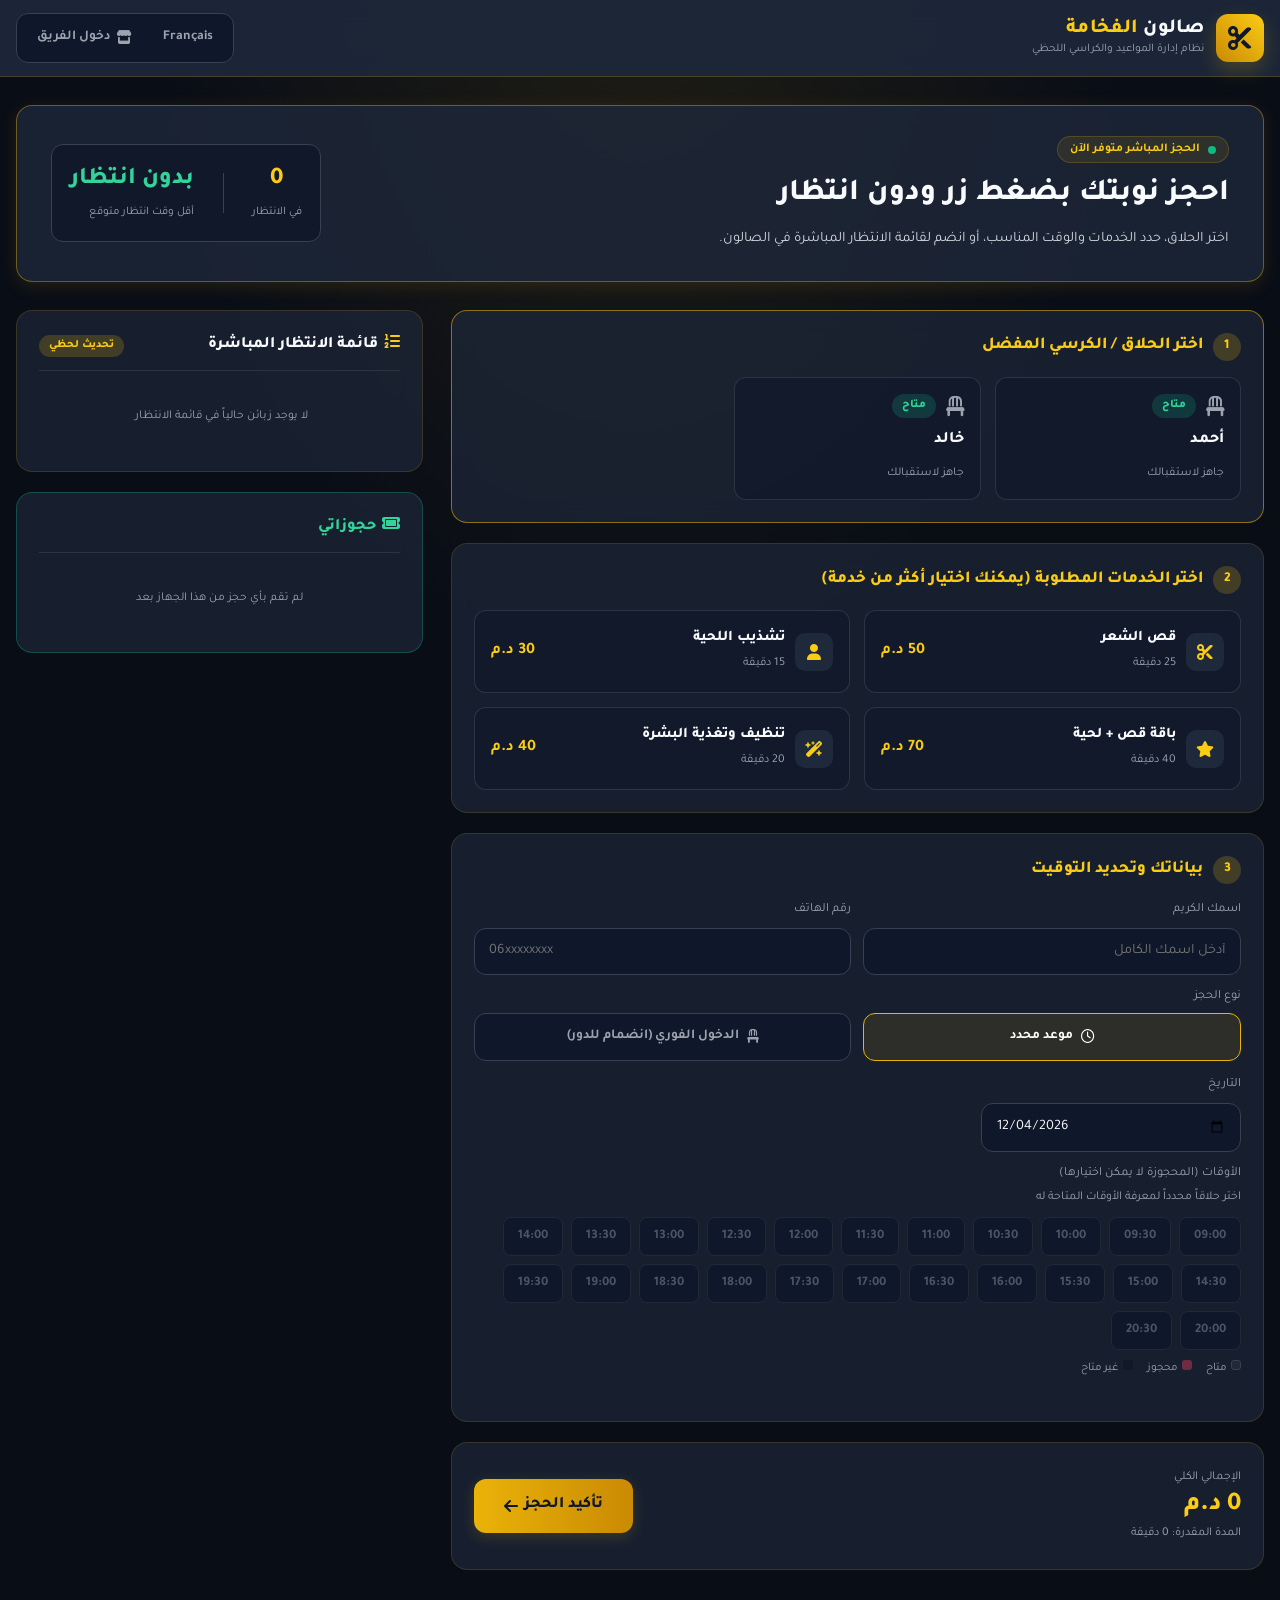
<file: index.html>
<!DOCTYPE html>
<html lang="ar" dir="rtl">
<head>
  <meta charset="UTF-8">
  <meta name="viewport" content="width=device-width, initial-scale=1">
  <title>صالون الفخامة — حجز المواعيد</title>
  <link rel="preconnect" href="https://fonts.googleapis.com">
  <link href="https://fonts.googleapis.com/css2?family=Tajawal:wght@400;500;700;800&display=swap" rel="stylesheet">
  <link rel="stylesheet" href="https://cdnjs.cloudflare.com/ajax/libs/font-awesome/6.4.0/css/all.min.css">
  <link rel="stylesheet" href="style.css">
</head>
<body>
  <header class="topbar">
    <div class="container bar">
      <a class="logo" href="index.html">
        <div class="logo-box"><i class="fa-solid fa-scissors"></i></div>
        <div class="brand"><h1 id="brandName"></h1><p data-i18n="tagline"></p></div>
      </a>
      <div class="pills">
        <button class="pill" id="langBtn" type="button"></button>
        <a class="pill" href="login.html"><i class="fa-solid fa-store"></i> <span data-i18n="staffLogin"></span></a>
      </div>
    </div>
  </header>

  <main class="container main">
    <!-- لافتة + عدادات الانتظار المباشرة -->
    <section class="glass-gold banner fade">
      <div class="txt">
        <div class="live-badge"><span class="dot"></span><span data-i18n="liveNow"></span></div>
        <h2 data-i18n="heroTitle"></h2>
        <p data-i18n="heroSub"></p>
      </div>
      <div class="counter">
        <div><b class="gold" id="waitCount">0</b><span data-i18n="inQueue"></span></div>
        <div class="sep"></div>
        <div><b id="estWait" style="color:#34d399">—</b><span data-i18n="expWait"></span></div>
      </div>
    </section>

    <div class="layout">
      <div class="stack">
        <!-- كل خيارات الحجز ظاهرة من البداية -->
        <div id="bookingFlow" class="stack">
          <section class="glass-card step" id="step1">
            <div class="step-head"><span class="step-num">1</span><span data-i18n="step1"></span></div>
            <div class="grid" id="barbers"></div>
          </section>

          <section class="glass-card step" id="step2">
            <div class="step-head"><span class="step-num">2</span><span data-i18n="step2"></span></div>
            <div class="grid svc" id="services"></div>
          </section>

          <form class="glass-card step" id="bookForm" novalidate>
            <div class="step-head"><span class="step-num">3</span><span data-i18n="step3"></span></div>
            <div class="form-grid">
              <div class="field"><label for="custName" data-i18n="fullName"></label>
                <input id="custName" maxlength="60" autocomplete="name" data-i18n-ph="namePh"></div>
              <div class="field"><label for="custPhone" data-i18n="phone"></label>
                <input id="custPhone" type="tel" maxlength="20" autocomplete="tel" inputmode="tel" dir="ltr" data-i18n-ph="phonePh"></div>
            </div>

            <label data-i18n="bookingKind"></label>
            <div class="kinds">
              <button type="button" class="kind on" id="kindScheduled"><i class="fa-regular fa-clock"></i> <span data-i18n="kindScheduled"></span></button>
              <button type="button" class="kind" id="kindWalkin"><i class="fa-solid fa-chair"></i> <span data-i18n="kindWalkin"></span></button>
            </div>

            <div id="scheduledBox">
              <div class="field" style="max-width:260px"><label for="date" data-i18n="date"></label><input type="date" id="date"></div>
              <label data-i18n="timesTitle"></label>
              <p class="muted xs hidden" id="pickHint" data-i18n="pickBarberFirst"></p>
              <div class="slots" id="slots"></div>
              <div class="legend">
                <span><i style="background:#1f2937;border:1px solid #374151"></i><span data-i18n="legendFree"></span></span>
                <span><i style="background:rgba(244,63,94,.4)"></i><span data-i18n="legendBooked"></span></span>
                <span><i style="background:#111827"></i><span data-i18n="legendPast"></span></span>
              </div>
            </div>

            <div id="walkinBox" class="hidden">
              <div class="info"><p data-i18n="walkinInfo"></p>
                <p style="margin-top:6px"><span data-i18n="walkinWait"></span>: <b class="gold" id="walkinWait">—</b></p></div>
            </div>
            <div class="err" id="formErr" role="alert"></div>
          </form>

          <section class="glass-card sumbar">
            <div>
              <span class="muted xs" data-i18n="total"></span>
              <div class="price" id="totalPrice">0</div>
              <span class="muted xs"><span data-i18n="estDuration"></span>: <span id="totalTime">0</span></span>
            </div>
            <button class="btn lg" type="submit" form="bookForm" id="submitBtn"></button>
          </section>
        </div>

        <!-- تأكيد الحجز + اقتراح واتساب (بعد اكتمال الحجز في الموقع) -->
        <section id="secDone" class="glass-gold center hidden fade">
          <h2 id="doneTitle" style="font-size:1.4rem;font-weight:800"></h2>
          <p class="muted" data-i18n="doneSub"></p>
          <div class="summary" id="doneSummary"></div>
          <div class="wa-box">
            <b data-i18n="waSuggestTitle"></b>
            <span class="muted xs" data-i18n="waSuggestSub"></span>
            <a id="waBtn" class="btn wa block" target="_blank" rel="noopener"><i class="fa-brands fa-whatsapp"></i> <span data-i18n="sendWhatsapp"></span></a>
          </div>
          <button id="newBtn" type="button" class="btn ghost block" style="margin-top:14px" data-i18n="newBooking"></button>
        </section>
      </div>

      <aside class="stack">
        <section class="glass-card">
          <div class="side-title"><span><i class="fa-solid fa-list-ol"></i><span data-i18n="queueBoard"></span></span><span class="tag" data-i18n="liveUpdate"></span></div>
          <div class="scroll" id="queueBoard"></div>
        </section>
        <section class="glass-card" style="border-color:rgba(16,185,129,.3)">
          <div class="side-title" style="color:#34d399"><span><i class="fa-solid fa-ticket" style="color:#34d399"></i><span data-i18n="myBookings"></span></span></div>
          <div id="myBookings"></div>
        </section>
      </aside>
    </div>
  </main>

  <script src="app.js"></script>
  <script src="customer.js"></script>
</body>
</html>
</file>
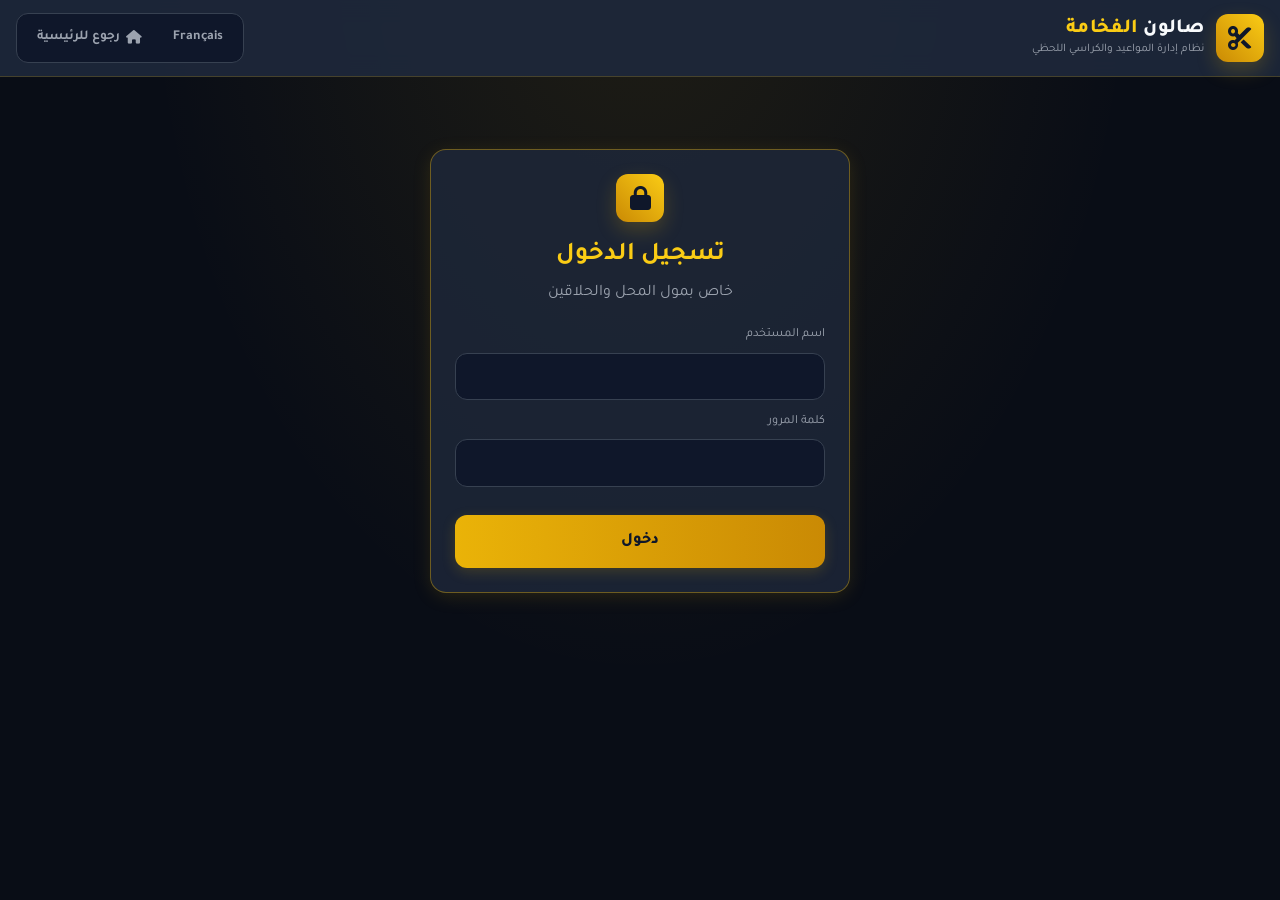
<file: barber-dashboard.html>
<!DOCTYPE html>
<html lang="ar" dir="rtl">
<head>
  <meta charset="UTF-8">
  <meta name="viewport" content="width=device-width, initial-scale=1">
  <title>لوحة الحلاق — صالون الفخامة</title>
  <link rel="preconnect" href="https://fonts.googleapis.com">
  <link href="https://fonts.googleapis.com/css2?family=Tajawal:wght@400;500;700;800&display=swap" rel="stylesheet">
  <link rel="stylesheet" href="https://cdnjs.cloudflare.com/ajax/libs/font-awesome/6.4.0/css/all.min.css">
  <link rel="stylesheet" href="style.css">
</head>
<body>
  <header class="topbar">
    <div class="container bar">
      <a class="logo" href="index.html">
        <div class="logo-box"><i class="fa-solid fa-scissors"></i></div>
        <div class="brand"><h1 id="brandName"></h1><p data-i18n="barberTitle"></p></div>
      </a>
      <div class="pills">
        <span class="who" id="who"></span>
        <button class="pill" id="langBtn" type="button"></button>
        <button class="pill" id="logoutBtn" type="button"><i class="fa-solid fa-right-from-bracket"></i> <span data-i18n="logout"></span></button>
      </div>
    </div>
  </header>

  <main class="container main">
    <div class="stats" id="stats"></div>

    <!-- كرسيي: تغيير الحالة (متاح / مشغول / استراحة) -->
    <div class="layout half">
      <section class="stack">
        <h2 class="sec"><i class="fa-solid fa-chair"></i><span data-i18n="myChair"></span></h2>
        <div id="chair"></div>
      </section>
      <section class="glass-card">
        <div class="panel-head"><h3><i class="fa-solid fa-users" style="color:#60a5fa"></i><span data-i18n="queueTitle"></span></h3>
          <button type="button" class="btn sm" data-act="walkin"><i class="fa-solid fa-plus"></i> <span data-i18n="addWalkin"></span></button></div>
        <div class="scroll" id="queueList"></div>
      </section>
    </div>

    <!-- مواعيد اليوم كاملة -->
    <section class="glass-card">
      <div class="panel-head"><h3><i class="fa-regular fa-calendar-days"></i><span data-i18n="todayTitle"></span></h3><span class="tag" id="todayCount"></span></div>
      <div id="todayList"></div>
    </section>

    <!-- القادمة -->
    <section class="glass-card">
      <div class="panel-head"><h3><i class="fa-solid fa-calendar-plus"></i><span data-i18n="upcomingTitle"></span></h3></div>
      <div id="upcomingList"></div>
    </section>
  </main>

  <script src="app.js"></script>
  <script src="barber-dashboard.js"></script>
</body>
</html>
</file>
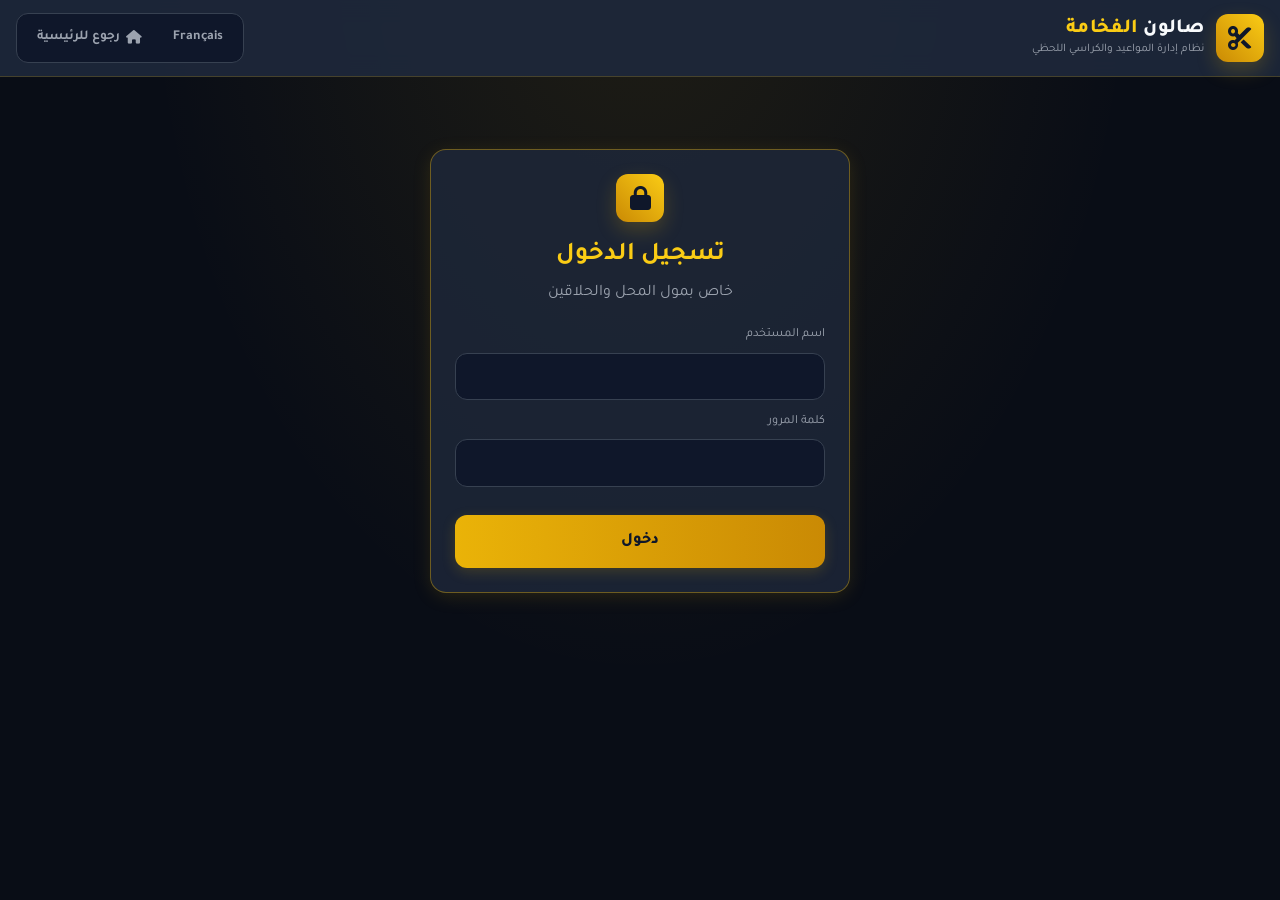
<file: login.html>
<!DOCTYPE html>
<html lang="ar" dir="rtl">
<head>
  <meta charset="UTF-8">
  <meta name="viewport" content="width=device-width, initial-scale=1">
  <title>تسجيل الدخول — صالون الفخامة</title>
  <link rel="preconnect" href="https://fonts.googleapis.com">
  <link href="https://fonts.googleapis.com/css2?family=Tajawal:wght@400;500;700;800&display=swap" rel="stylesheet">
  <link rel="stylesheet" href="https://cdnjs.cloudflare.com/ajax/libs/font-awesome/6.4.0/css/all.min.css">
  <link rel="stylesheet" href="style.css">
</head>
<body>
  <header class="topbar">
    <div class="container bar">
      <a class="logo" href="index.html">
        <div class="logo-box"><i class="fa-solid fa-scissors"></i></div>
        <div class="brand"><h1 id="brandName"></h1><p data-i18n="tagline"></p></div>
      </a>
      <div class="pills">
        <button class="pill" id="langBtn" type="button"></button>
        <a class="pill" href="index.html"><i class="fa-solid fa-house"></i> <span data-i18n="back"></span></a>
      </div>
    </div>
  </header>

  <main class="container">
    <div class="login-box glass-gold fade">
      <div class="logo-box"><i class="fa-solid fa-lock"></i></div>
      <h1 data-i18n="loginTitle"></h1>
      <p class="muted center" style="margin-bottom:18px" data-i18n="loginSub"></p>
      <form id="loginForm" novalidate>
        <div class="field"><label for="username" data-i18n="username"></label>
          <input id="username" autocomplete="username" autocapitalize="none" dir="ltr" required></div>
        <div class="field"><label for="password" data-i18n="password"></label>
          <input id="password" type="password" autocomplete="current-password" dir="ltr" required></div>
        <div class="err" id="loginErr" role="alert"></div>
        <button class="btn block lg" type="submit"><span data-i18n="loginBtn"></span></button>
      </form>
    </div>
  </main>

  <script src="app.js"></script>
  <script src="auth.js"></script>
</body>
</html>
</file>
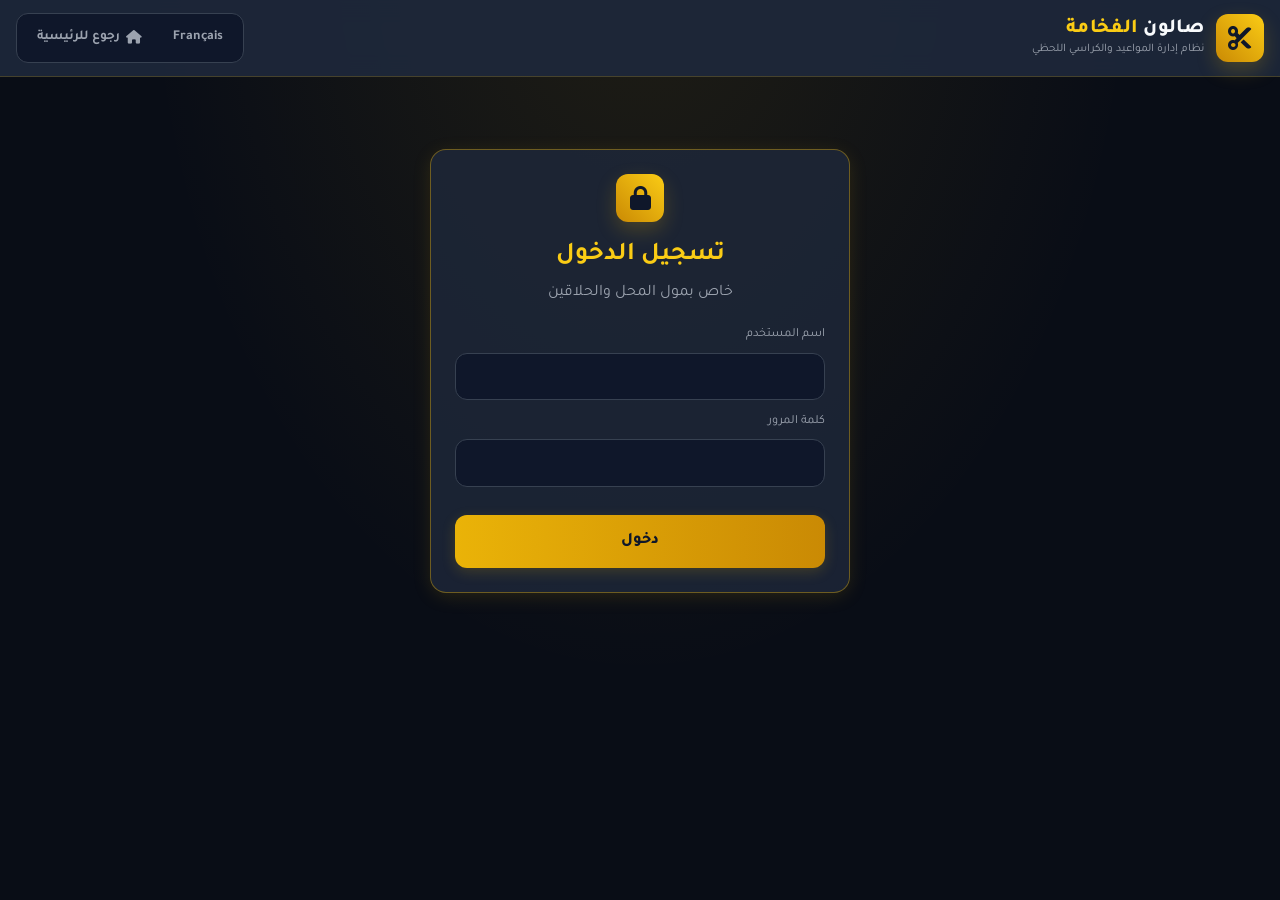
<file: owner-dashboard.html>
<!DOCTYPE html>
<html lang="ar" dir="rtl">
<head>
  <meta charset="UTF-8">
  <meta name="viewport" content="width=device-width, initial-scale=1">
  <title>لوحة مول المحل — صالون الفخامة</title>
  <link rel="preconnect" href="https://fonts.googleapis.com">
  <link href="https://fonts.googleapis.com/css2?family=Tajawal:wght@400;500;700;800&display=swap" rel="stylesheet">
  <link rel="stylesheet" href="https://cdnjs.cloudflare.com/ajax/libs/font-awesome/6.4.0/css/all.min.css">
  <link rel="stylesheet" href="style.css">
</head>
<body>
  <header class="topbar">
    <div class="container bar">
      <a class="logo" href="index.html">
        <div class="logo-box"><i class="fa-solid fa-crown"></i></div>
        <div class="brand"><h1 id="brandName"></h1><p data-i18n="ownerTitle"></p></div>
      </a>
      <div class="pills">
        <span class="who" id="who"></span>
        <button class="pill" id="langBtn" type="button"></button>
        <button class="pill" id="logoutBtn" type="button"><i class="fa-solid fa-right-from-bracket"></i> <span data-i18n="logout"></span></button>
      </div>
    </div>
  </header>

  <main class="container main">
    <div class="stats" id="stats"></div>

    <!-- إدارة الكراسي وحالة الحلاقين -->
    <section class="stack">
      <div class="row between wrap">
        <h2 class="sec"><i class="fa-solid fa-scissors"></i><span data-i18n="chairsTitle"></span></h2>
        <span class="muted xs" data-i18n="chairsHint"></span>
      </div>
      <div class="chairs" id="chairs"></div>
    </section>

    <!-- مواعيد اليوم كاملة + طابور الانتظار -->
    <div class="cols2">
      <section class="glass-card">
        <div class="panel-head"><h3><i class="fa-regular fa-calendar-days"></i><span data-i18n="todayTitle"></span></h3><span class="tag" id="todayCount"></span></div>
        <div id="todayList"></div>
      </section>
      <section class="glass-card">
        <div class="panel-head"><h3><i class="fa-solid fa-users" style="color:#60a5fa"></i><span data-i18n="queueTitle"></span></h3>
          <button type="button" class="btn sm" data-act="walkin"><i class="fa-solid fa-plus"></i> <span data-i18n="addWalkin"></span></button></div>
        <div class="scroll" id="queueList"></div>
      </section>
    </div>

    <!-- فريق العمل -->
    <section class="glass-card">
      <div class="panel-head"><h3><i class="fa-solid fa-user-group"></i><span data-i18n="team"></span></h3></div>
      <form id="barberForm" class="form-grid" novalidate>
        <div><label for="bName" data-i18n="barberName"></label><input id="bName" maxlength="40"></div>
        <div><label for="bUser" data-i18n="barberUser"></label><input id="bUser" maxlength="20" autocapitalize="none" autocomplete="off" dir="ltr"></div>
        <div><label for="bPass" data-i18n="barberPass"></label><input id="bPass" maxlength="40" autocomplete="off" dir="ltr"></div>
        <button class="btn" type="submit"><i class="fa-solid fa-user-plus"></i> <span data-i18n="addBarber"></span></button>
      </form>
      <div class="err" id="barberErr" role="alert"></div>
      <div id="teamTable"></div>
    </section>

    <!-- المداخيل حسب الحلاق -->
    <section class="glass-card">
      <div class="panel-head"><h3><i class="fa-solid fa-sack-dollar"></i><span data-i18n="revenueByBarber"></span></h3></div>
      <div id="revenueTable"></div>
    </section>

    <!-- الخدمات -->
    <section class="glass-card">
      <div class="panel-head"><h3><i class="fa-solid fa-tags"></i><span data-i18n="servicesTitle"></span></h3></div>
      <form id="serviceForm" class="form-grid" novalidate>
        <div><label for="sAr" data-i18n="svcNameAr"></label><input id="sAr" maxlength="40"></div>
        <div><label for="sFr" data-i18n="svcNameFr"></label><input id="sFr" maxlength="40" dir="ltr"></div>
        <div><label for="sPrice" data-i18n="price"></label><input id="sPrice" type="number" min="0" step="1"></div>
        <div><label for="sDur" data-i18n="duration"></label><input id="sDur" type="number" min="5" step="5" value="30"></div>
        <button class="btn" type="submit"><i class="fa-solid fa-plus"></i> <span data-i18n="addService"></span></button>
      </form>
      <div id="servicesTable"></div>
    </section>

    <!-- كل الحجوزات مع الفلاتر -->
    <section class="glass-card">
      <div class="panel-head"><h3><i class="fa-solid fa-clipboard-list"></i><span data-i18n="allBookings"></span></h3></div>
      <div class="filters">
        <div><label for="fDate" data-i18n="filterDate"></label><input type="date" id="fDate"></div>
        <div><label for="fBarber" data-i18n="filterBarber"></label><select id="fBarber"></select></div>
        <div><label for="fStatus" data-i18n="filterStatus"></label><select id="fStatus"></select></div>
      </div>
      <div id="allList"></div>
    </section>
  </main>

  <script src="app.js"></script>
  <script src="owner-dashboard.js"></script>
</body>
</html>
</file>
<file: style.css>
/* =====================================================
   style.css — صالون الفخامة (النسخة 2)
   ألوان وحركات مستلهمة من صفحة المرجع: كحلي داكن + ذهبي، زجاجي، خط Tajawal
   ===================================================== */
:root {
  --gold-400: #FACC15; --gold-500: #EAB308; --gold-600: #CA8A04; --gold-700: #A16207;
  --dark-900: #0F172A; --dark-800: #1E293B; --dark-700: #334155;
  --bg: #090d16; --text: #f8fafc; --muted: #9ca3af; --line: #374151; --dim: #6b7280;
  --emerald: #10b981; --rose: #f43f5e; --amber: #f59e0b; --purple: #a855f7; --blue: #3b82f6;
  --radius: 16px;
}
* { box-sizing: border-box; margin: 0; padding: 0; }
html { scroll-behavior: smooth; }
body {
  font-family: 'Tajawal', 'Segoe UI', Tahoma, sans-serif; color: var(--text); line-height: 1.6; min-height: 100vh; padding-bottom: 40px;
  background: radial-gradient(ellipse at 50% -10%, rgba(234, 179, 8, .10), transparent 55%), var(--bg);
  background-attachment: fixed;
}
::selection { background: var(--gold-500); color: var(--dark-900); }
::-webkit-scrollbar { width: 6px; height: 6px; }
::-webkit-scrollbar-track { background: #0f172a; }
::-webkit-scrollbar-thumb { background: var(--gold-600); border-radius: 4px; }
a { color: inherit; }
.hidden { display: none !important; }
.container { width: 100%; max-width: 1280px; margin: 0 auto; padding: 0 16px; }
.main { padding-top: 28px; display: flex; flex-direction: column; gap: 28px; }

/* ---------- الحركات ---------- */
@keyframes fadeIn { from { opacity: 0; transform: translateY(8px); } to { opacity: 1; transform: none; } }
@keyframes pulse { 50% { opacity: .55; } }
@keyframes glow { 0%, 100% { box-shadow: 0 0 0 0 rgba(234, 179, 8, 0); } 50% { box-shadow: 0 0 0 4px rgba(234, 179, 8, .28); } }
@keyframes toastIn { from { opacity: 0; transform: translateY(14px); } to { opacity: 1; transform: none; } }
.fade { animation: fadeIn .4s ease both; }
.pulse { animation: pulse 1.6s ease-in-out infinite; }
@media (prefers-reduced-motion: reduce) { * { animation: none !important; transition: none !important; scroll-behavior: auto !important; } }

/* ---------- الشريط العلوي ---------- */
.topbar { position: sticky; top: 0; z-index: 50; background: rgba(30, 41, 59, .9); border-bottom: 1px solid rgba(234, 179, 8, .2); backdrop-filter: blur(12px); -webkit-backdrop-filter: blur(12px); }
.bar { display: flex; align-items: center; justify-content: space-between; gap: 12px; flex-wrap: wrap; min-height: 76px; padding-top: 8px; padding-bottom: 8px; }
.logo { display: flex; align-items: center; gap: 12px; text-decoration: none; }
.logo-box { width: 48px; height: 48px; border-radius: 12px; display: grid; place-items: center; font-size: 1.5rem; color: var(--dark-900); background: linear-gradient(to top right, var(--gold-600), var(--gold-400)); box-shadow: 0 8px 20px rgba(234, 179, 8, .22); }
.brand h1 { font-size: 1.25rem; font-weight: 800; letter-spacing: .3px; line-height: 1.2; }
.brand h1 span { color: var(--gold-400); }
.brand p { font-size: .72rem; color: var(--muted); }
.pills { display: flex; gap: 4px; background: var(--dark-900); padding: 6px; border-radius: 12px; border: 1px solid var(--line); align-items: center; }
.pill { border: 0; cursor: pointer; font: inherit; font-size: .85rem; font-weight: 700; padding: 7px 14px; border-radius: 8px; text-decoration: none; color: var(--muted); background: transparent; transition: .3s; display: inline-flex; gap: 6px; align-items: center; }
.pill:hover { color: #fff; }
.pill.on { background: var(--gold-500); color: var(--dark-900); box-shadow: 0 2px 8px rgba(0, 0, 0, .3); }
.who { font-size: .8rem; color: var(--muted); padding: 0 8px; }

/* ---------- الأزرار ---------- */
.btn { display: inline-flex; align-items: center; justify-content: center; gap: 6px; border: 0; cursor: pointer; font: inherit; font-weight: 800; text-decoration: none; padding: 10px 18px; border-radius: 12px; color: var(--dark-900); background: linear-gradient(to right, var(--gold-500), var(--gold-600)); box-shadow: 0 4px 14px rgba(234, 179, 8, .18); transition: transform .2s, background .2s, filter .2s; }
.btn:hover { background: linear-gradient(to right, var(--gold-600), var(--gold-700)); transform: scale(1.02); }
.btn:disabled { opacity: .45; cursor: not-allowed; transform: none; }
.btn.ghost { background: var(--dark-900); color: var(--muted); border: 1px solid var(--line); box-shadow: none; font-weight: 700; }
.btn.ghost:hover { color: #fff; border-color: var(--gold-500); transform: none; }
.btn.danger { background: rgba(244, 63, 94, .85); color: #fff; box-shadow: none; }
.btn.ok { background: #059669; color: #fff; box-shadow: none; }
.btn.ok:hover { background: #047857; }
.btn.wa { background: #25d366; color: #052e16; box-shadow: none; }
.btn.sm { padding: 5px 10px; font-size: .78rem; border-radius: 9px; }
.btn.block { width: 100%; }
.btn.lg { padding: 14px 30px; font-size: 1rem; }
.btn.grow { flex: 1; }
.icon-btn { background: none; border: 0; color: var(--dim); cursor: pointer; padding: 6px 8px; font-size: 1rem; border-radius: 8px; }
.icon-btn:hover { color: var(--rose); }

/* ---------- البطاقات ---------- */
.glass-card { background: rgba(30, 41, 59, .7); backdrop-filter: blur(12px); -webkit-backdrop-filter: blur(12px); border: 1px solid rgba(234, 179, 8, .15); border-radius: var(--radius); padding: 22px; }
.glass-gold { background: rgba(30, 41, 59, .8); border: 1px solid rgba(234, 179, 8, .4); box-shadow: 0 4px 20px -2px rgba(234, 179, 8, .15); border-radius: var(--radius); padding: 24px; }
.stack { display: flex; flex-direction: column; gap: 20px; }
.row { display: flex; align-items: center; gap: 10px; }
.row.between { justify-content: space-between; }
.row.wrap { flex-wrap: wrap; }
.grow { flex: 1; }
.gold { color: var(--gold-400); }
.dim { color: var(--dim); }
.muted { color: var(--muted); }
.xs { font-size: .75rem; }
.center { text-align: center; }
.pad { padding: 22px 8px; }
h2.sec { font-size: 1.2rem; font-weight: 800; display: flex; gap: 8px; align-items: center; }
h2.sec i { color: var(--gold-400); }
h3 { font-size: 1.05rem; font-weight: 800; }
h4 { font-size: 1rem; font-weight: 800; }
.layout { display: grid; gap: 28px; grid-template-columns: 1fr; align-items: start; }
@media (min-width: 1024px) { .layout { grid-template-columns: 2fr 1fr; } .layout.half { grid-template-columns: 1fr 1fr; } }
.cols2 { display: grid; gap: 24px; grid-template-columns: 1fr; align-items: start; }
@media (min-width: 1024px) { .cols2 { grid-template-columns: 1fr 1fr; } }

/* ---------- لافتة الصفحة الرئيسية ---------- */
.banner { display: flex; flex-direction: column; gap: 22px; align-items: center; justify-content: space-between; }
@media (min-width: 768px) { .banner { flex-direction: row; padding: 30px 34px; } }
.banner .txt { display: flex; flex-direction: column; gap: 8px; text-align: center; }
@media (min-width: 768px) { .banner .txt { text-align: start; } }
.banner h2 { font-size: clamp(1.4rem, 4vw, 1.9rem); font-weight: 800; }
.banner p { color: #d1d5db; font-size: .9rem; max-width: 560px; }
.live-badge { display: inline-flex; align-items: center; gap: 8px; align-self: center; background: rgba(234, 179, 8, .1); color: var(--gold-400); padding: 3px 12px; border-radius: 999px; font-size: .75rem; font-weight: 700; border: 1px solid rgba(234, 179, 8, .2); }
@media (min-width: 768px) { .live-badge { align-self: flex-start; } }
.dot { width: 8px; height: 8px; border-radius: 50%; background: var(--emerald); animation: pulse 1.6s ease-in-out infinite; }
.counter { display: flex; gap: 24px; align-items: center; justify-content: space-around; min-width: 270px; background: rgba(15, 23, 42, .8); border: 1px solid var(--line); border-radius: 12px; padding: 16px; }
.counter .sep { width: 1px; height: 40px; background: var(--line); }
.counter b { display: block; font-size: 1.5rem; font-weight: 800; text-align: center; }
.counter span { font-size: .72rem; color: var(--muted); }

/* ---------- خطوات الحجز ---------- */
.step { scroll-margin-top: 96px; transition: border-color .3s; }
.step-head { display: flex; align-items: center; gap: 10px; font-size: 1.05rem; font-weight: 800; color: var(--gold-400); margin-bottom: 16px; }
.step-num { width: 28px; height: 28px; border-radius: 50%; display: grid; place-items: center; font-size: .85rem; background: rgba(234, 179, 8, .2); color: var(--gold-400); transition: .3s; flex: none; }
.step.done .step-num { background: rgba(16, 185, 129, .2); color: var(--emerald); }
.step.active-step { border-color: rgba(234, 179, 8, .55); animation: glow 2.2s ease-in-out infinite; }
.grid { display: grid; gap: 14px; grid-template-columns: repeat(auto-fill, minmax(200px, 1fr)); }
.grid.svc { grid-template-columns: repeat(auto-fill, minmax(260px, 1fr)); }
.opt { text-align: start; font: inherit; color: var(--text); cursor: pointer; padding: 16px; border-radius: 12px; border: 1px solid rgba(55, 65, 81, .7); background: rgba(15, 23, 42, .6); display: flex; flex-direction: column; gap: 10px; transition: .2s; }
.opt:hover { border-color: #6b7280; transform: translateY(-2px); }
.opt.sel { background: rgba(234, 179, 8, .1); border-color: var(--gold-500); box-shadow: 0 4px 14px rgba(234, 179, 8, .12); }
.opt .xl { font-size: 1.3rem; }
.opt p { margin: 0; }
.opt.svc { flex-direction: row; align-items: center; justify-content: space-between; }
.svc-ico { width: 38px; height: 38px; border-radius: 10px; display: grid; place-items: center; background: var(--dark-800); color: var(--gold-400); flex: none; }
.opt.sel .svc-ico { background: var(--gold-500); color: var(--dark-900); }
.chip { display: inline-block; font-size: .75rem; padding: 2px 10px; border-radius: 8px; background: var(--dark-800); border: 1px solid var(--line); color: var(--gold-400); font-weight: 700; white-space: nowrap; }

/* ---------- نوع الحجز + الأوقات ---------- */
.field { display: flex; flex-direction: column; gap: 4px; margin-bottom: 12px; }
.form-grid { display: grid; gap: 12px; grid-template-columns: repeat(auto-fit, minmax(170px, 1fr)); align-items: end; }
label { font-size: .78rem; color: var(--muted); display: block; margin-bottom: 4px; }
input, select { width: 100%; padding: 11px 14px; border-radius: 12px; border: 1px solid var(--line); background: var(--dark-900); color: var(--text); font: inherit; font-size: .9rem; outline: none; transition: border-color .2s; }
input:focus, select:focus { border-color: var(--gold-500); }
select option { background: var(--dark-900); color: var(--text); }
.kinds { display: grid; grid-template-columns: 1fr 1fr; gap: 12px; margin: 6px 0 14px; }
.kind { padding: 12px; border-radius: 12px; border: 1px solid var(--line); background: var(--dark-900); color: var(--muted); font: inherit; font-weight: 700; font-size: .85rem; cursor: pointer; display: flex; gap: 8px; justify-content: center; align-items: center; transition: .2s; }
.kind.on { border-color: var(--gold-500); background: rgba(234, 179, 8, .1); color: #fff; }
.slots { display: flex; flex-wrap: wrap; gap: 8px; margin-top: 10px; }
.slot { padding: 8px 14px; border-radius: 8px; font: inherit; font-size: .82rem; font-weight: 700; cursor: pointer; border: 1px solid var(--line); background: var(--dark-900); color: #d1d5db; transition: .2s; }
.slot:hover:not(:disabled) { border-color: rgba(234, 179, 8, .6); }
.slot.sel { background: var(--gold-500); color: var(--dark-900); border-color: var(--gold-500); box-shadow: 0 2px 8px rgba(0, 0, 0, .3); }
.slot:disabled { cursor: not-allowed; background: var(--dark-900); border-color: #1f2937; color: #4b5563; }
.slot.booked:disabled { text-decoration: line-through; color: rgba(244, 63, 94, .55); border-color: rgba(244, 63, 94, .2); }
.legend { display: flex; gap: 14px; flex-wrap: wrap; font-size: .72rem; color: var(--muted); margin-top: 10px; }
.legend i { display: inline-block; width: 10px; height: 10px; border-radius: 3px; margin-inline-end: 5px; }
.info { padding: 12px 14px; border-radius: 12px; background: rgba(15, 23, 42, .6); border: 1px dashed rgba(234, 179, 8, .35); font-size: .88rem; color: #d1d5db; }
.err { color: #fb7185; font-size: .85rem; min-height: 1.2em; margin-top: 4px; }
.sumbar { display: flex; flex-direction: column; gap: 14px; align-items: center; justify-content: space-between; }
@media (min-width: 640px) { .sumbar { flex-direction: row; } }
.sumbar .price { font-size: 1.6rem; font-weight: 800; color: var(--gold-400); line-height: 1.2; }

/* ---------- القوائم الجانبية ---------- */
.qitem { padding: 12px; border-radius: 12px; background: rgba(15, 23, 42, .8); border: 1px solid #1f2937; display: flex; align-items: center; justify-content: space-between; gap: 10px; flex-wrap: wrap; margin-bottom: 10px; }
.qnum { width: 26px; height: 26px; border-radius: 50%; display: grid; place-items: center; font-weight: 800; font-size: .75rem; background: rgba(234, 179, 8, .2); color: var(--gold-400); flex: none; }
.scroll { max-height: 380px; overflow-y: auto; padding-inline-end: 4px; }
.side-title { display: flex; justify-content: space-between; align-items: center; gap: 8px; border-bottom: 1px solid rgba(55, 65, 81, .6); padding-bottom: 12px; margin-bottom: 14px; font-weight: 800; }
.side-title i { color: var(--gold-400); margin-inline-end: 6px; }
.tag { font-size: .7rem; font-weight: 800; padding: 2px 10px; border-radius: 999px; background: rgba(234, 179, 8, .2); color: var(--gold-400); }
.mybook { padding: 12px; border-radius: 12px; background: rgba(15, 23, 42, .9); border: 1px solid #1f2937; display: flex; flex-direction: column; gap: 4px; margin-bottom: 10px; }
.summary { padding: 16px; border-radius: 12px; background: rgba(15, 23, 42, .7); margin: 14px 0; text-align: start; }
.summary div { display: flex; justify-content: space-between; gap: 12px; padding: 4px 0; font-size: .92rem; }
.summary span:first-child { color: var(--muted); }
.wa-box { margin-top: 16px; padding: 16px; border-radius: 12px; border: 1px dashed rgba(37, 211, 102, .5); background: rgba(37, 211, 102, .06); display: flex; flex-direction: column; gap: 10px; text-align: center; }

/* ---------- الشارات والحالات ---------- */
.badge { display: inline-block; font-size: .72rem; font-weight: 800; padding: 3px 10px; border-radius: 999px; white-space: nowrap; }
.st-confirmed { background: rgba(59, 130, 246, .2); color: #60a5fa; }
.st-waiting { background: rgba(234, 179, 8, .2); color: var(--gold-400); }
.st-in_progress { background: rgba(245, 158, 11, .22); color: #fbbf24; }
.st-done { background: rgba(16, 185, 129, .2); color: #34d399; }
.st-cancelled { background: rgba(244, 63, 94, .2); color: #fb7185; }
.bs-available { background: rgba(16, 185, 129, .2); color: #34d399; }
.bs-busy { background: rgba(245, 158, 11, .2); color: #fbbf24; }
.bs-break { background: rgba(168, 85, 247, .2); color: #c084fc; }

/* ---------- لوحات التحكم ---------- */
.stats { display: grid; gap: 14px; grid-template-columns: repeat(auto-fit, minmax(190px, 1fr)); }
.stat { display: flex; align-items: center; gap: 14px; padding: 18px; }
.stat-ico { width: 48px; height: 48px; border-radius: 12px; display: grid; place-items: center; font-size: 1.2rem; flex: none; }
.c-gold { background: rgba(234, 179, 8, .2); color: var(--gold-400); }
.c-blue { background: rgba(59, 130, 246, .2); color: #60a5fa; }
.c-green { background: rgba(16, 185, 129, .2); color: #34d399; }
.c-purple { background: rgba(168, 85, 247, .2); color: #c084fc; }
.c-amber { background: rgba(245, 158, 11, .2); color: #fbbf24; }
.stat-val { display: block; font-size: 1.45rem; font-weight: 800; line-height: 1.2; }
.chairs { display: grid; gap: 20px; grid-template-columns: repeat(auto-fill, minmax(290px, 1fr)); }
.chair { display: flex; flex-direction: column; gap: 14px; border-width: 1px; }
.cs-available { border-color: rgba(16, 185, 129, .4); background-image: linear-gradient(rgba(16, 185, 129, .05), rgba(16, 185, 129, .05)); }
.cs-busy { border-color: rgba(245, 158, 11, .4); background-image: linear-gradient(rgba(245, 158, 11, .05), rgba(245, 158, 11, .05)); }
.cs-break { border-color: rgba(168, 85, 247, .4); background-image: linear-gradient(rgba(168, 85, 247, .05), rgba(168, 85, 247, .05)); }
.inset { background: rgba(15, 23, 42, .8); border: 1px solid #1f2937; border-radius: 12px; padding: 12px; display: flex; flex-direction: column; gap: 2px; }
.mini-stats { display: grid; grid-template-columns: 1fr 1fr; gap: 10px; }
.mini-stats div { background: rgba(15, 23, 42, .6); border-radius: 10px; padding: 8px; text-align: center; }
.mini-stats b { display: block; font-size: 1rem; }
.mini-stats span { font-size: .7rem; color: var(--muted); }
.sgrid { display: grid; grid-template-columns: repeat(3, 1fr); gap: 8px; margin-top: 4px; }
.sbtn { padding: 7px 4px; border-radius: 8px; font: inherit; font-size: .78rem; font-weight: 800; cursor: pointer; border: 1px solid var(--line); background: var(--dark-900); color: var(--muted); transition: .2s; }
.sbtn:hover { color: #fff; }
.sbtn.on-available { background: var(--emerald); color: var(--dark-900); border-color: var(--emerald); }
.sbtn.on-busy { background: var(--amber); color: var(--dark-900); border-color: var(--amber); }
.sbtn.on-break { background: var(--purple); color: var(--dark-900); border-color: var(--purple); }
.table-wrap { overflow-x: auto; }
table { width: 100%; border-collapse: collapse; font-size: .88rem; min-width: 560px; }
th, td { padding: 11px 10px; text-align: start; border-bottom: 1px solid #1f2937; white-space: nowrap; }
th { background: rgba(15, 23, 42, .6); color: var(--muted); font-weight: 700; font-size: .75rem; }
tr:hover td { background: rgba(15, 23, 42, .4); }
tr.faded td { opacity: .5; }
.actions { display: flex; gap: 6px; flex-wrap: wrap; }
.filters { display: grid; gap: 12px; grid-template-columns: repeat(auto-fit, minmax(160px, 1fr)); margin-bottom: 14px; }
.panel-head { display: flex; justify-content: space-between; align-items: center; gap: 10px; flex-wrap: wrap; border-bottom: 1px solid var(--line); padding-bottom: 12px; margin-bottom: 14px; }
.panel-head h3 i { margin-inline-end: 6px; color: var(--gold-400); }

/* ---------- دخول ---------- */
.login-box { max-width: 420px; margin: 8vh auto 0; }
.login-box h1 { text-align: center; color: var(--gold-400); margin-bottom: 4px; font-size: 1.6rem; }
.login-box .logo-box { margin: 0 auto 14px; }

/* ---------- النافذة والإشعارات ---------- */
.modal-overlay { position: fixed; inset: 0; background: rgba(15, 23, 42, .8); backdrop-filter: blur(4px); z-index: 80; display: flex; align-items: center; justify-content: center; padding: 16px; }
.modal { width: 100%; max-width: 460px; max-height: 92vh; overflow-y: auto; display: flex; flex-direction: column; gap: 12px; }
.checks { display: grid; gap: 8px; }
.check { display: flex; align-items: center; gap: 10px; margin: 0; padding: 8px 10px; border: 1px solid var(--line); border-radius: 10px; cursor: pointer; color: var(--text); font-size: .88rem; }
.check input { width: auto; accent-color: var(--gold-500); }
#toast-container { position: fixed; bottom: 20px; inset-inline-start: 20px; z-index: 99; display: flex; flex-direction: column; gap: 8px; max-width: calc(100vw - 40px); }
.toast { display: flex; align-items: center; gap: 10px; padding: 12px 16px; border-radius: 12px; color: #fff; font-weight: 700; font-size: .88rem; box-shadow: 0 10px 25px rgba(0, 0, 0, .4); animation: toastIn .3s ease both; transition: opacity .3s, transform .3s; }
.toast.ok { background: #059669; }
.toast.err { background: #e11d48; }
.toast.out { opacity: 0; transform: translateY(-8px); }

@media (max-width: 600px) {
  .glass-card, .glass-gold { padding: 16px; }
  .grid { grid-template-columns: 1fr 1fr; }
  .grid.svc { grid-template-columns: 1fr; }
  .counter { min-width: 0; width: 100%; }
  .kinds { grid-template-columns: 1fr; }
}
</file>
